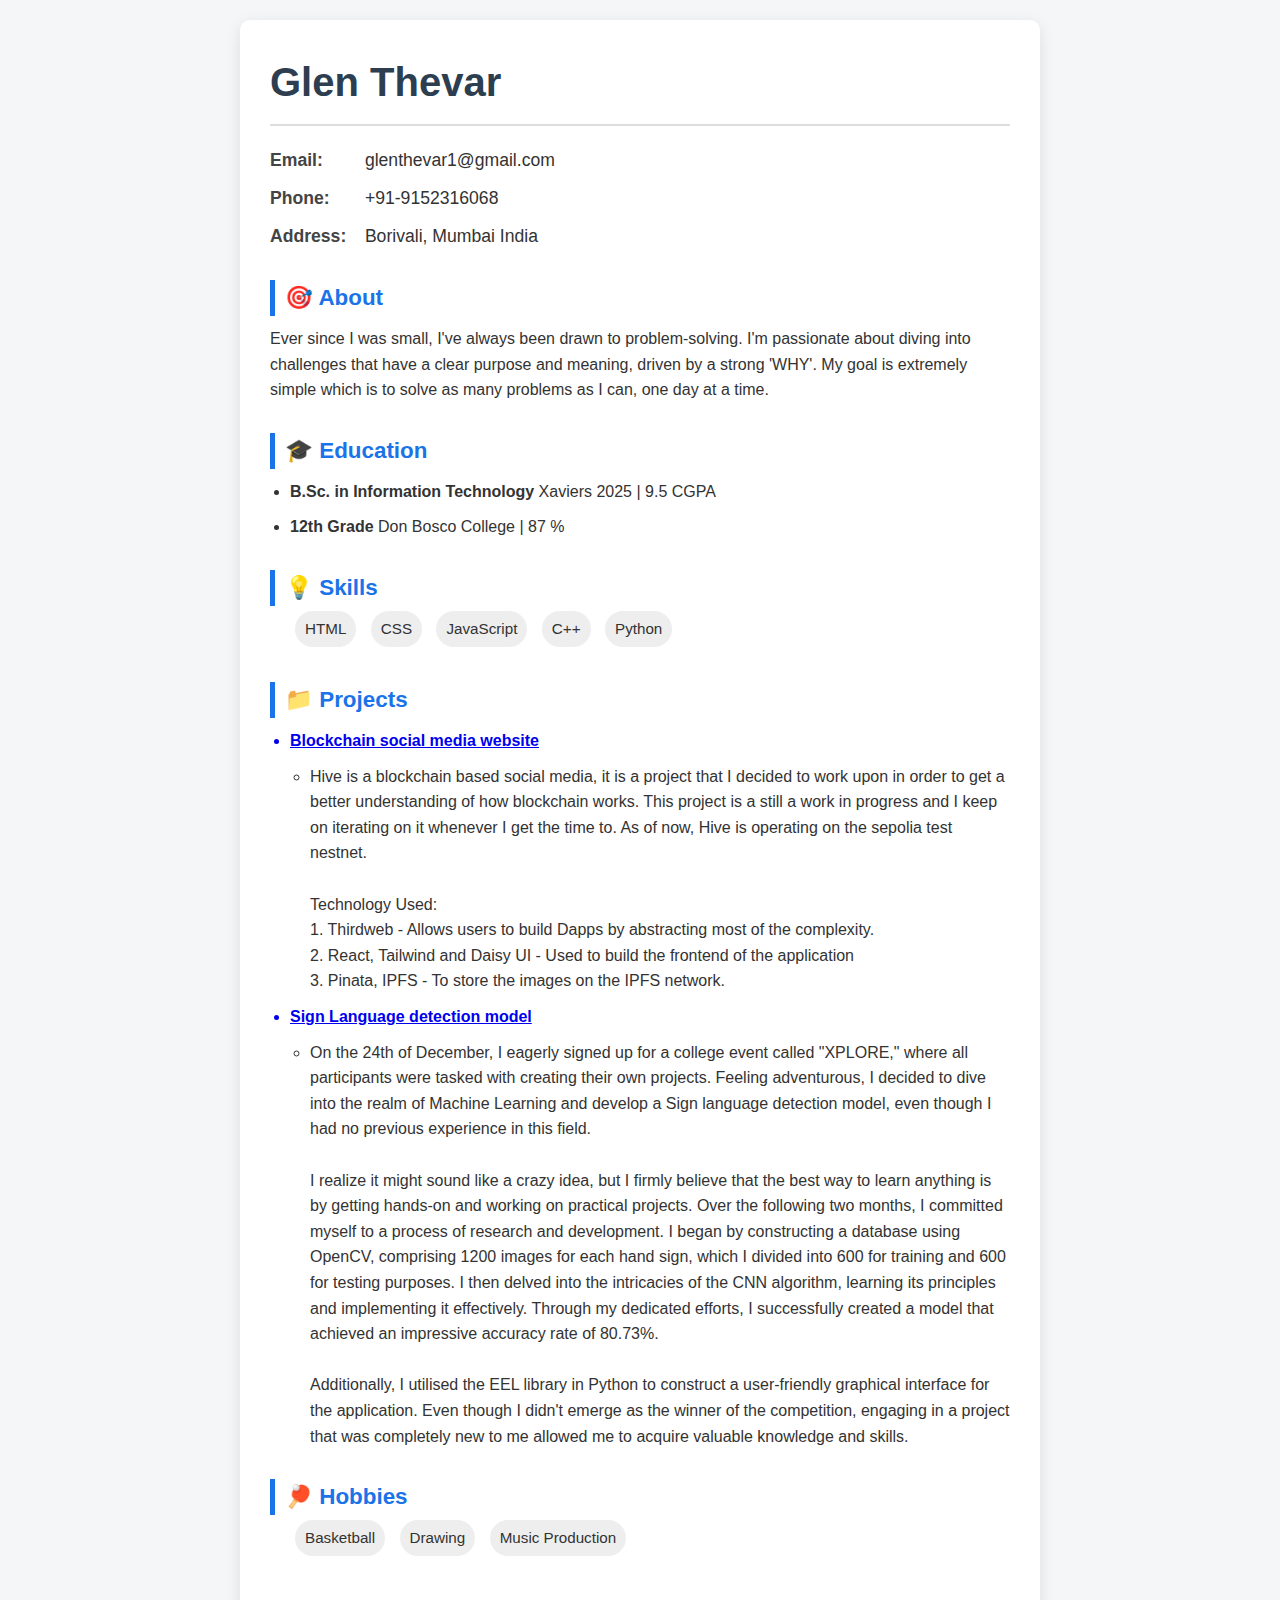
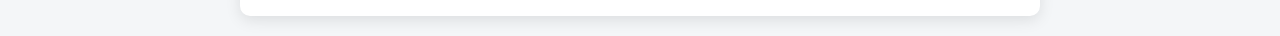
<file: Practical3/resume.html>
<!DOCTYPE html>
<html lang="en">
  <head>
    <meta charset="UTF-8" />
    <title>Glen's CV</title>
    <style>
      * {
        margin: 0;
        padding: 0;
        box-sizing: border-box;
      }

      body {
        font-family: "Segoe UI", Tahoma, Geneva, Verdana, sans-serif;
        background: #f4f6f8;
        color: #333;
        line-height: 1.6;
        padding: 20px;
      }

      .container {
        max-width: 800px;
        margin: auto;
        background: #fff;
        padding: 30px;
        border-radius: 10px;
        box-shadow: 0 4px 15px rgba(0, 0, 0, 0.1);
      }

      h1 {
        font-size: 2.5em;
        color: #2c3e50;
        border-bottom: 2px solid #ddd;
        padding-bottom: 10px;
        margin-bottom: 20px;
      }

      h2 {
        color: #1a73e8;
        margin-top: 30px;
        border-left: 5px solid #1a73e8;
        padding-left: 10px;
        font-size: 1.4em;
      }

      p,
      li {
        margin: 10px 0;
      }

      ul {
        padding-left: 20px;
      }

      .info p {
        font-size: 1.1em;
      }

      .info strong {
        display: inline-block;
        width: 90px;
        color: #444;
      }

      .section {
        margin-bottom: 25px;
      }

      .badge {
        display: inline-block;
        background: #1a73e8;
        color: #fff;
        padding: 3px 8px;
        font-size: 0.85em;
        border-radius: 4px;
        margin-right: 5px;
        margin-top: 5px;
      }

      .skills li,
      .hobbies li {
        display: inline-block;
        background: #eee;
        padding: 6px 10px;
        border-radius: 20px;
        margin: 5px;
        font-size: 0.95em;
      }
    </style>
  </head>
  <body>
    <div class="container">
      <h1>Glen Thevar</h1>

      <div class="info section">
        <p><strong>Email:</strong> glenthevar1@gmail.com</p>
        <p><strong>Phone:</strong> +91-9152316068</p>
        <p><strong>Address:</strong> Borivali, Mumbai India</p>
      </div>

      <div class="section">
        <h2>🎯 About</h2>
        <p>
          Ever since I was small, I've always been drawn to problem-solving. I'm
          passionate about diving into challenges that have a clear purpose and
          meaning, driven by a strong 'WHY'. My goal is extremely simple which
          is to solve as many problems as I can, one day at a time.
        </p>
      </div>

      <div class="section education">
        <h2>🎓 Education</h2>
        <ul>
          <li>
            <strong>B.Sc. in Information Technology</strong> Xaviers 2025 | 9.5
            CGPA
          </li>
          <li><strong>12th Grade</strong> Don Bosco College | 87 %</li>
        </ul>
      </div>

      <div class="section skills">
        <h2>💡 Skills</h2>
        <ul>
          <li>HTML</li>
          <li>CSS</li>
          <li>JavaScript</li>
          <li>C++</li>
          <li>Python</li>
        </ul>
      </div>

      <div class="section projects">
        <h2>📁 Projects</h2>
        <ul>
          <a href="https://www.linkedin.com/in/glen-thevar-337530244/">
            <li><strong>Blockchain social media website</strong></li></a
          >

          <ul>
            <li>
              Hive is a blockchain based social media, it is a project that I
              decided to work upon in order to get a better understanding of how
              blockchain works. This project is a still a work in progress and I
              keep on iterating on it whenever I get the time to. As of now,
              Hive is operating on the sepolia test nestnet.
              <br /><br />
              Technology Used: <br />
              1. Thirdweb - Allows users to build Dapps by abstracting most of
              the complexity.
              <br />
              2. React, Tailwind and Daisy UI - Used to build the frontend of
              the application
              <br />
              3. Pinata, IPFS - To store the images on the IPFS network.
            </li>
          </ul>
          <a href="https://www.linkedin.com/in/glen-thevar-337530244/">
            <li><strong>Sign Language detection model</strong></li></a
          >
          <ul>
            <li>
              On the 24th of December, I eagerly signed up for a college event
              called "XPLORE," where all participants were tasked with creating
              their own projects. Feeling adventurous, I decided to dive into
              the realm of Machine Learning and develop a Sign language
              detection model, even though I had no previous experience in this
              field. 
              <br><br>
              I realize it might sound like a crazy idea, but I firmly
              believe that the best way to learn anything is by getting hands-on
              and working on practical projects. Over the following two months,
              I committed myself to a process of research and development. I
              began by constructing a database using OpenCV, comprising 1200
              images for each hand sign, which I divided into 600 for training
              and 600 for testing purposes. I then delved into the intricacies
              of the CNN algorithm, learning its principles and implementing it
              effectively. Through my dedicated efforts, I successfully created
              a model that achieved an impressive accuracy rate of 80.73%.
              <br><br>Additionally, I utilised the EEL library in Python to construct a
              user-friendly graphical interface for the application. Even though
              I didn't emerge as the winner of the competition, engaging in a
              project that was completely new to me allowed me to acquire
              valuable knowledge and skills.
            </li>
          </ul>
        </ul>
      </div>

      <div class="section hobbies">
        <h2>🏓 Hobbies</h2>
        <ul>
          <li>Basketball</li>
          <li>Drawing</li>
          <li>Music Production</li>
        </ul>
      </div>
    </div>
  </body>
</html>
</file>
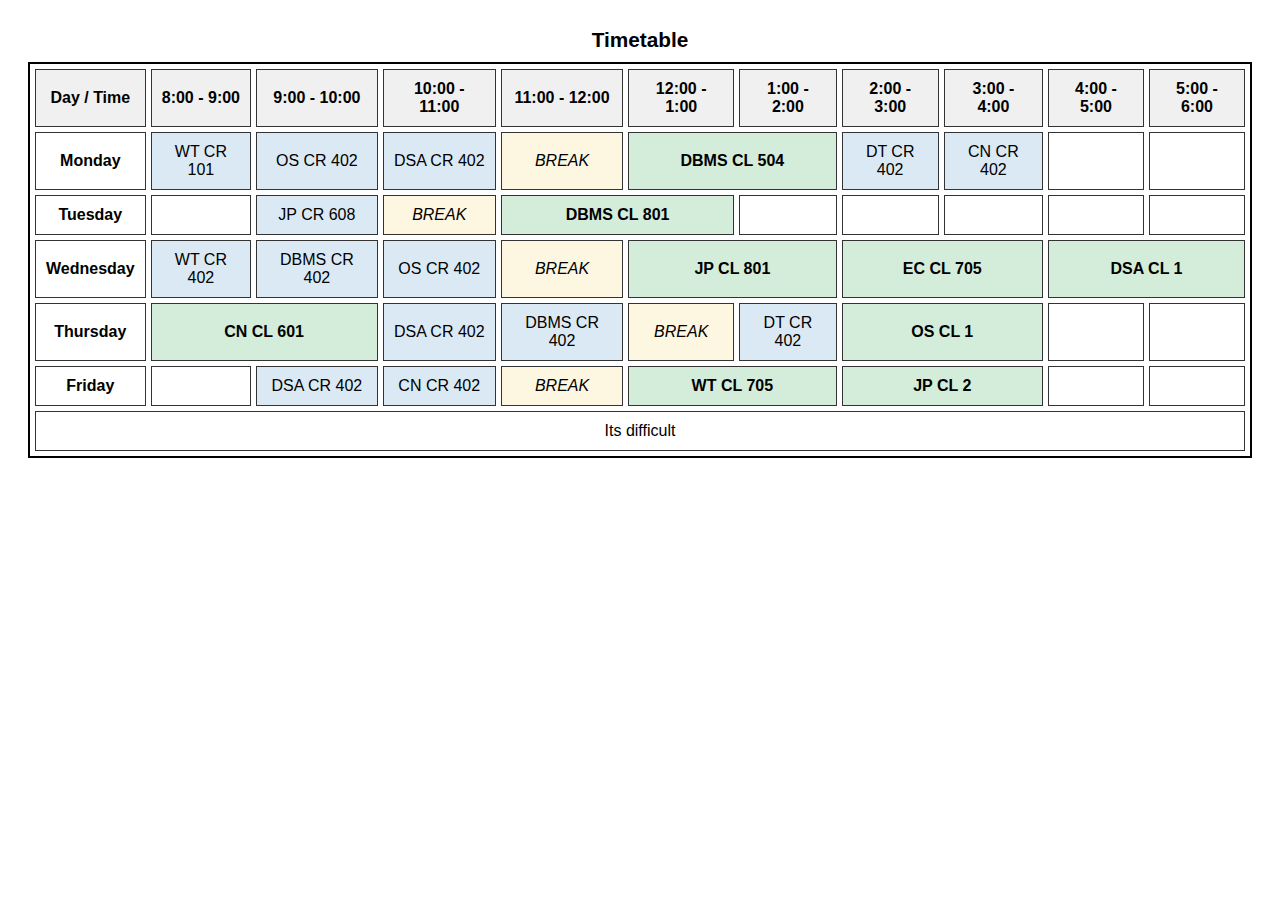
<file: Practical3/table.html>
<!DOCTYPE html>
<html lang="en">
<head>
  <meta charset="UTF-8">
  <title>Timetable</title>
  <style>
    body {
      font-family: Arial, sans-serif;
      padding: 20px;
    }

    table {
      border-collapse: separate;
      border-spacing: 5px;
      width: 100%;
      border: 2px solid #000;
    }

    th, td {
      border: 1px solid #333;
      padding: 10px;
      text-align: center;
    }

    caption {
      caption-side: top;
      font-size: 1.3em;
      font-weight: bold;
      margin-bottom: 10px;
    }

    thead {
      background-color: #f0f0f0;
    }

    .practical {
      background-color: #d4edda; 
      font-weight: bold;
    }

    .lecture {
      background-color: #dbe9f4; 
    }

    .break {
      background-color: #fdf7e1; 
      font-style: italic;
    }
  </style>
</head>
<body>

  <table cellpadding="5" cellspacing="5" border="1">
    <caption>Timetable</caption>
    <thead>
      <tr>
        <th>Day / Time</th>
        <th>8:00 - 9:00</th>
        <th>9:00 - 10:00</th>
        <th>10:00 - 11:00</th>
        <th>11:00 - 12:00</th>
        <th>12:00 - 1:00</th>
        <th>1:00 - 2:00</th>
        <th>2:00 - 3:00</th>
        <th>3:00 - 4:00</th>
        <th>4:00 - 5:00</th>
        <th>5:00 - 6:00</th>
      </tr>
    </thead>
    <tbody>
      <tr>
        <th>Monday</th>
        <td class="lecture">WT CR 101</td>
        <td class="lecture">OS CR 402</td>
        <td class="lecture">DSA CR 402</td>
        <td class="break">BREAK</td>
        <td class="practical" colspan="2">DBMS CL 504</td>
        <td class="lecture">DT CR 402</td>
        <td class="lecture">CN CR 402</td>
        <td></td>
        <td></td>
      </tr>
      <tr>
        <th>Tuesday</th>
        <td></td>
        <td class="lecture">JP CR 608</td>
        <td class="break">BREAK</td>
        <td class="practical" colspan="2">DBMS CL 801</td>
        <td></td>
        <td></td>
        <td></td>
        <td></td>
        <td></td>
      </tr>
      <tr>
        <th>Wednesday</th>
        <td class="lecture">WT CR 402</td>
        <td class="lecture">DBMS CR 402</td>
        <td class="lecture">OS CR 402</td>
        <td class="break">BREAK</td>
        <td class="practical" colspan="2">JP CL 801</td>
        <td class="practical" colspan="2">EC CL 705</td>
        <td class="practical" colspan="2">DSA CL 1</td>
      </tr>
      <tr>
        <th>Thursday</th>
        <td class="practical" colspan="2">CN CL 601</td>
        <td class="lecture">DSA CR 402</td>
        <td class="lecture">DBMS CR 402</td>
        <td class="break">BREAK</td>
        <td class="lecture">DT CR 402</td>
        <td class="practical" colspan="2">OS CL 1</td>
        <td></td>
        <td></td>
      </tr>
      <tr>
        <th>Friday</th>
        <td></td>
        <td class="lecture">DSA CR 402</td>
        <td class="lecture">CN CR 402</td>
        <td class="break">BREAK</td>
        <td class="practical" colspan="2">WT CL 705</td>
        <td class="practical" colspan="2">JP CL 2</td>
        <td></td>
        <td></td>
      </tr>
    </tbody>
    <tfoot>
      <tr>
        <td colspan="11">Its difficult</td>
      </tr>
    </tfoot>
  </table>

</body>
</html>
</file>
